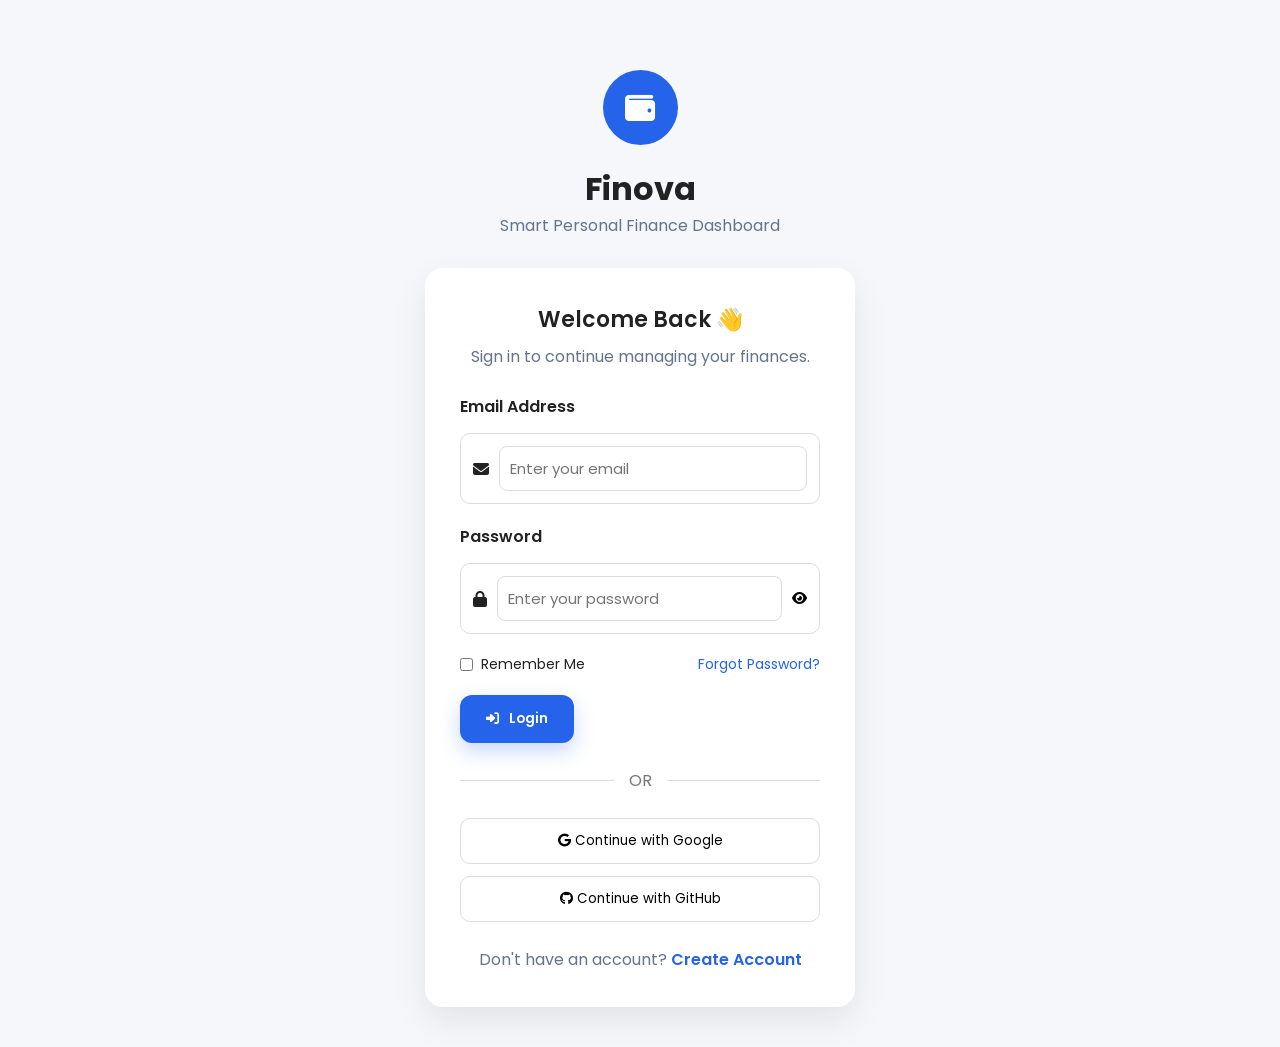
<file: index.html>
<!DOCTYPE html>
<html lang="en">

<head>

    <meta charset="UTF-8">
    <meta name="viewport"
          content="width=device-width, initial-scale=1.0">

    <title>Finova | Smart Personal Finance Dashboard</title>

    <!-- Font Awesome -->

    <link rel="stylesheet"
          href="https://cdnjs.cloudflare.com/ajax/libs/font-awesome/6.6.0/css/all.min.css">

    <!-- Main CSS -->

    <link rel="stylesheet"
          href="style.css">

</head>

<body>

    <!-- ==========================================================
                            LOGIN PAGE
    =========================================================== -->

    <main class="login-page">

        <section class="login-container">

            <!-- Logo -->

            <div class="login-logo">

                <div class="logo-icon">
                    <i class="fa-solid fa-wallet"></i>
                </div>

                <h1>Finova</h1>

                <p>
                    Smart Personal Finance Dashboard
                </p>

            </div>

            <!-- Login Card -->

            <div class="login-card">

                <div class="login-header">

                    <h2>Welcome Back 👋</h2>

                    <p>
                        Sign in to continue managing your finances.
                    </p>

                </div>

                <!-- Login Form -->

                <form id="loginForm">

                    <!-- Email -->

                    <div class="form-group">

                        <label for="email">

                            Email Address

                        </label>

                        <div class="input-box">

                            <i class="fa-solid fa-envelope"></i>

                            <input
                                type="email"
                                id="email"
                                placeholder="Enter your email"
                                required>

                        </div>

                    </div>

                    <!-- Password -->

                    <div class="form-group">

                        <label for="password">

                            Password

                        </label>

                        <div class="input-box">

                            <i class="fa-solid fa-lock"></i>

                            <input
                                type="password"
                                id="password"
                                placeholder="Enter your password"
                                required>

                            <button
                                type="button"
                                id="togglePassword"
                                class="password-toggle">

                                <i class="fa-solid fa-eye"></i>

                            </button>

                        </div>

                    </div>

                    <!-- Remember -->

                    <div class="login-options">

                        <label class="remember-me">

                            <input
                                type="checkbox"
                                id="rememberUser">

                            <span>

                                Remember Me

                            </span>

                        </label>

                        <a href="#"
                           id="forgotPassword"
                           class="forgot-password">
                            Forgot Password?
                        </a>

                    </div>

                    <!-- Login Button -->

                    <button
                        type="submit"
                        id="loginButton"
                        class="primary-btn">

                        <i class="fa-solid fa-right-to-bracket"></i>

                        Login

                    </button>

                </form>

                <!-- Divider -->

                <div class="divider">

                    <span>

                        OR

                    </span>

                </div>

                <!-- Social Login -->

                <div class="social-login">

                    <button class="google-login">

                        <i class="fa-brands fa-google"></i>

                        Continue with Google

                    </button>

                    <button class="github-login">

                        <i class="fa-brands fa-github"></i>

                        Continue with GitHub

                    </button>

                </div>

                <!-- Footer -->

                <div class="login-footer">

                    <p>

                        Don't have an account?

                    <a href="#"
                       id="createAccount">
                        Create Account
                    </a>

                    </p>

                </div>

            </div>

        </section>
            </main>

    
            <!-- ==========================================
        CREATE ACCOUNT MODAL
========================================== -->

<div class="modal-overlay" id="registerModal">

    <div class="modal-card">

        <h2>Create Account</h2>

        <form id="registerForm">

            <input
                type="text"
                id="registerName"
                placeholder="Full Name"
                required>

            <input
                type="email"
                id="registerEmail"
                placeholder="Email"
                required>

            <input
                type="password"
                id="registerPassword"
                placeholder="Password"
                required>

            <input
                type="password"
                id="registerConfirmPassword"
                placeholder="Confirm Password"
                required>

            <button type="submit">
                Create Account
            </button>

            <button
                type="button"
                id="closeRegister">
                Cancel
            </button>

        </form>

    </div>

</div>
<div class="modal-overlay" id="forgotModal">

    <div class="modal-card">

        <h2>Forgot Password</h2>

        <form id="forgotForm">

            <input
                type="email"
                id="forgotEmail"
                placeholder="Enter your email"
                required>

            <button type="submit">
                Reset Password
            </button>

            <button
                type="button"
                id="closeForgot">
                Cancel
            </button>

        </form>

    </div>

</div>
    <!-- ==========================================
                JAVASCRIPT FILES
    =========================================== -->

<script src="scripts/auth.js"></script>


</body>

</html>
</file>
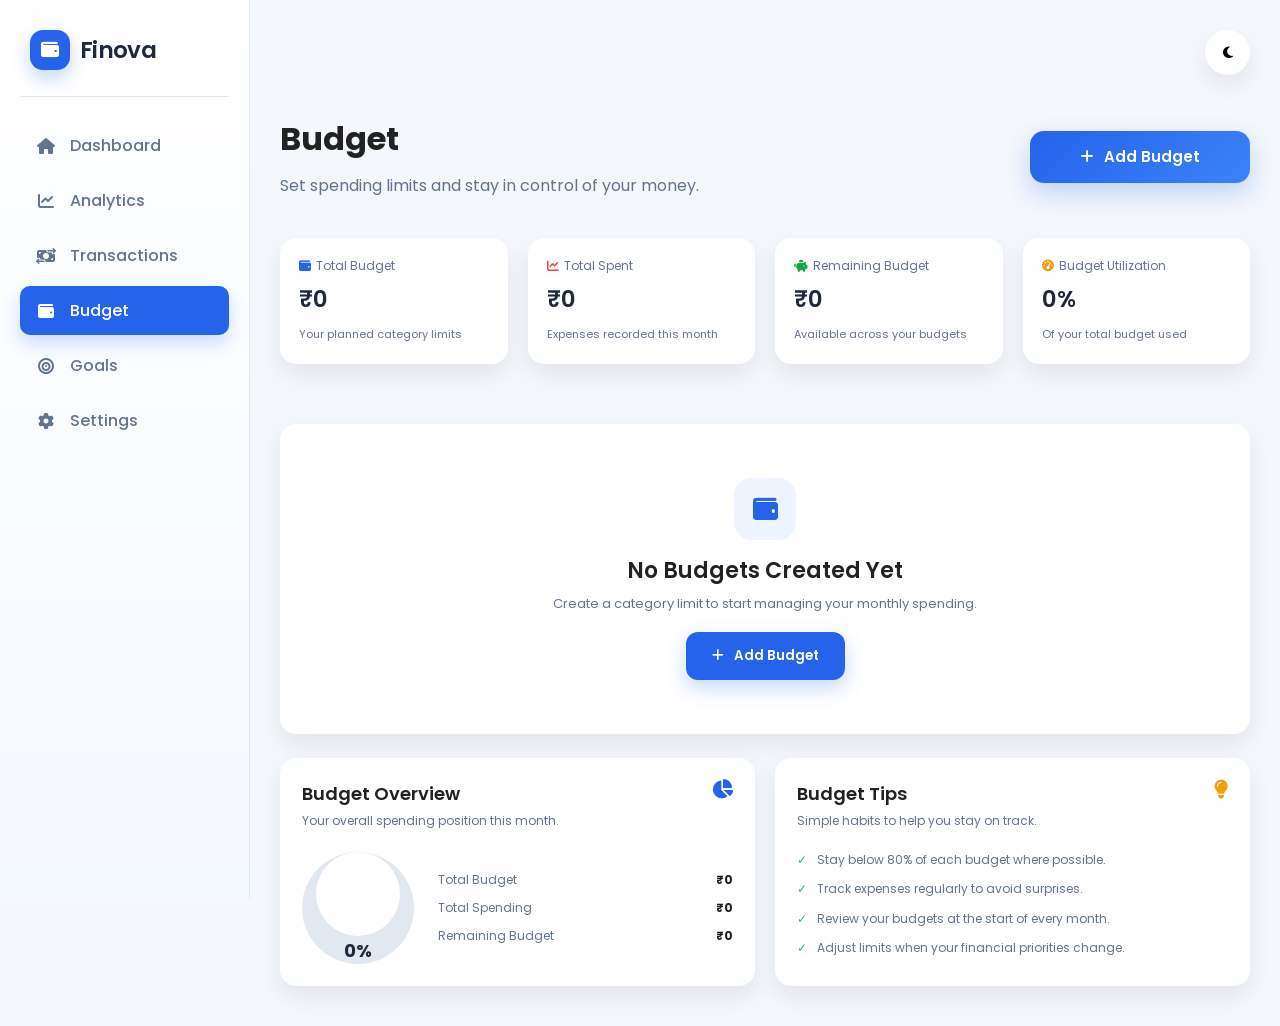
<file: pages/budget.html>
<!DOCTYPE html>
<html lang="en">
<head>
    <meta charset="UTF-8">
    <meta name="viewport" content="width=device-width, initial-scale=1.0">
    <title>Budget | Finova</title>
    <link rel="stylesheet" href="https://cdnjs.cloudflare.com/ajax/libs/font-awesome/6.6.0/css/all.min.css">
    <link rel="stylesheet" href="../style.css">
    <link rel="stylesheet" href="../styles/budget.css">
</head>
<body>
<div class="dashboard-container">
    <aside class="sidebar"><div class="logo"><i class="fa-solid fa-wallet"></i><h2>Finova</h2></div><ul class="menu"><li><a href="dashboard.html"><i class="fa-solid fa-house"></i><span>Dashboard</span></a></li><li><a href="analytics.html"><i class="fa-solid fa-chart-line"></i><span>Analytics</span></a></li><li><a href="transactions.html"><i class="fa-solid fa-money-bill-transfer"></i><span>Transactions</span></a></li><li class="active"><a href="budget.html"><i class="fa-solid fa-wallet"></i><span>Budget</span></a></li><li><a href="goals.html"><i class="fa-solid fa-bullseye"></i><span>Goals</span></a></li><li><a href="settings.html"><i class="fa-solid fa-gear"></i><span>Settings</span></a></li></ul></aside>
    <main class="main-content budget-page">
        <header class="navbar"><div></div><div class="nav-right"><button id="themeToggle" class="icon-btn"><i id="themeIcon" class="fa-solid fa-moon"></i></button></div></header>
        <section class="dashboard-header"><div><h1>Budget</h1><p>Set spending limits and stay in control of your money.</p></div><button id="openBudgetModal" class="primary-btn"><i class="fa-solid fa-plus"></i>Add Budget</button></section>
        <section id="budgetSummary" class="budget-summary"></section>
        <section id="budgetList" class="budget-list"></section>
        <section class="budget-lower-grid"><article id="budgetOverview" class="budget-overview"></article><article class="budget-tips"><div class="budget-section-heading"><div><h2>Budget Tips</h2><p>Simple habits to help you stay on track.</p></div><i class="fa-solid fa-lightbulb"></i></div><ul><li>Stay below 80% of each budget where possible.</li><li>Track expenses regularly to avoid surprises.</li><li>Review your budgets at the start of every month.</li><li>Adjust limits when your financial priorities change.</li></ul></article></section>
    </main>
</div>
<div id="budgetModal" class="modal hidden"><div class="modal-content small-modal"><div class="modal-header"><h2 id="budgetModalTitle">Add Budget</h2><button id="closeBudgetModal" type="button"><i class="fa-solid fa-xmark"></i></button></div><form id="budgetForm"><input id="editingBudgetCategory" type="hidden"><label class="form-group"><span>Category</span><select id="budgetCategory"></select></label><label class="form-group"><span>Budget Limit</span><input id="budgetLimit" type="number" min="1" required></label><label class="form-group"><span>Month <em>(Optional)</em></span><input id="budgetMonth" type="month"></label><label class="form-group"><span>Notes <em>(Optional)</em></span><textarea id="budgetNotes" rows="3" placeholder="Add an optional note"></textarea></label><div class="modal-actions"><button id="cancelBudgetModal" type="button" class="outline-btn">Cancel</button><button type="submit" class="primary-btn">Save Budget</button></div></form></div></div>
<script src="../scripts/localStorage.js"></script><script src="../scripts/utils.js"></script><script src="../scripts/budget.js"></script>
</body>
</html>
</file>
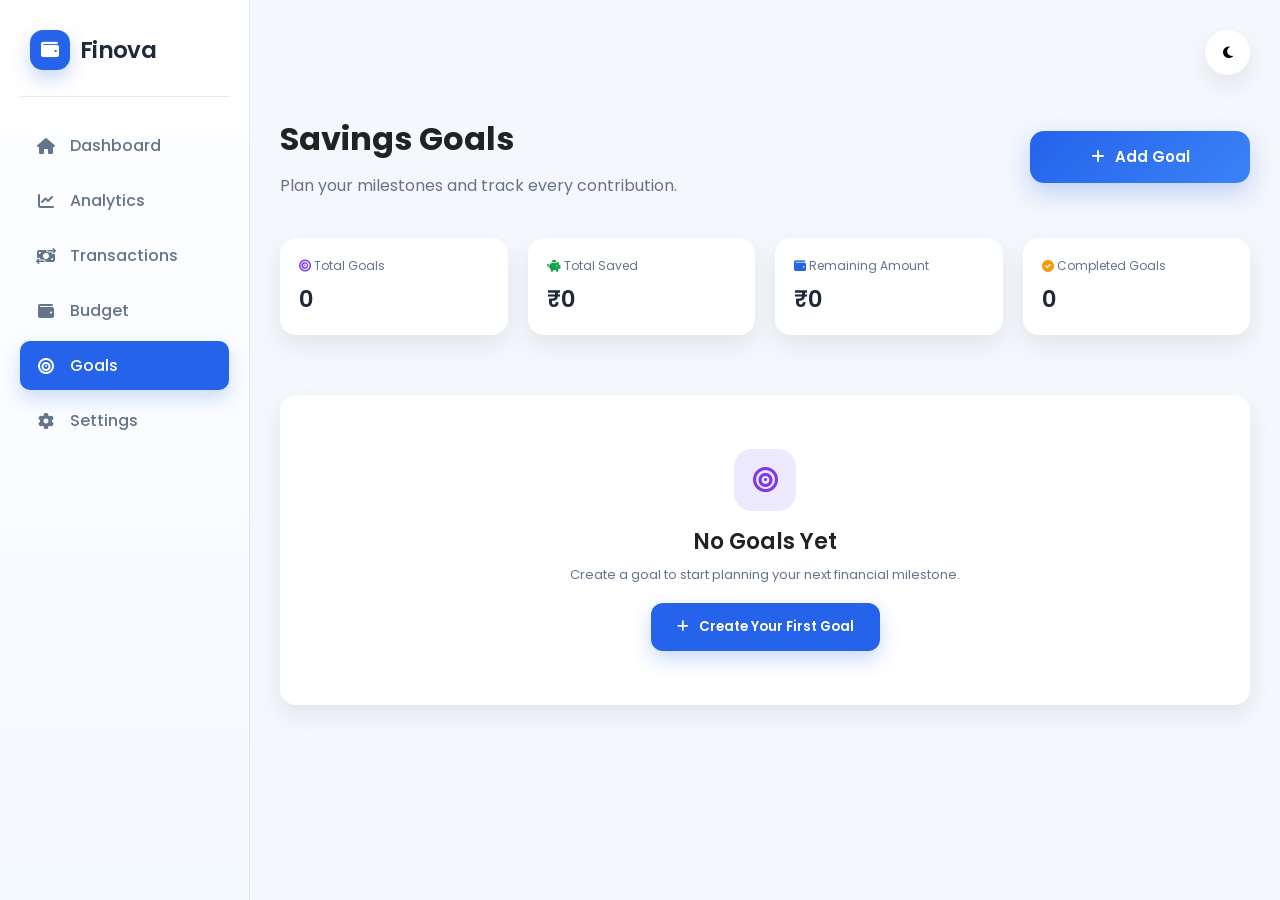
<file: pages/goals.html>
<!DOCTYPE html>
<html lang="en"><head><meta charset="UTF-8"><meta name="viewport" content="width=device-width, initial-scale=1.0"><title>Goals | Finova</title><link rel="stylesheet" href="https://cdnjs.cloudflare.com/ajax/libs/font-awesome/6.6.0/css/all.min.css"><link rel="stylesheet" href="../style.css"><link rel="stylesheet" href="../styles/goals.css"></head><body><div class="dashboard-container"><aside class="sidebar"><div class="logo"><i class="fa-solid fa-wallet"></i><h2>Finova</h2></div><ul class="menu"><li><a href="dashboard.html"><i class="fa-solid fa-house"></i><span>Dashboard</span></a></li><li><a href="analytics.html"><i class="fa-solid fa-chart-line"></i><span>Analytics</span></a></li><li><a href="transactions.html"><i class="fa-solid fa-money-bill-transfer"></i><span>Transactions</span></a></li><li><a href="budget.html"><i class="fa-solid fa-wallet"></i><span>Budget</span></a></li><li class="active"><a href="goals.html"><i class="fa-solid fa-bullseye"></i><span>Goals</span></a></li><li><a href="settings.html"><i class="fa-solid fa-gear"></i><span>Settings</span></a></li></ul></aside><main class="main-content goals-page"><header class="navbar"><div></div><div class="nav-right"><button id="themeToggle" class="icon-btn"><i id="themeIcon" class="fa-solid fa-moon"></i></button></div></header><section class="dashboard-header"><div><h1>Savings Goals</h1><p>Plan your milestones and track every contribution.</p></div><button id="openGoalModal" class="primary-btn"><i class="fa-solid fa-plus"></i>Add Goal</button></section><section id="goalsSummary" class="goals-summary"></section><section id="goalsList" class="goals-list"></section></main></div><div id="goalModal" class="modal hidden"><div class="modal-content small-modal"><div class="modal-header"><h2 id="goalModalTitle">Add Goal</h2><button id="closeGoalModal" type="button"><i class="fa-solid fa-xmark"></i></button></div><form id="goalForm"><input id="editingGoalIndex" type="hidden"><label class="form-group"><span>Goal Name</span><input id="goalTitle" required></label><label class="form-group"><span>Target Amount</span><input id="goalTarget" type="number" min="1" required></label><label class="form-group"><span>Current Savings</span><input id="goalSaved" type="number" min="0" value="0"></label><label class="form-group"><span>Deadline</span><input id="goalDeadline" type="date"></label><label class="form-group"><span>Icon <em>(Optional)</em></span><select id="goalIcon"><option value="bullseye">Target</option><option value="house">Home</option><option value="car">Car</option><option value="plane">Travel</option><option value="graduation-cap">Education</option><option value="laptop">Technology</option><option value="piggy-bank">Savings</option></select></label><div class="modal-actions"><button id="cancelGoalModal" type="button" class="outline-btn">Cancel</button><button type="submit" class="primary-btn">Save Goal</button></div></form></div></div><script src="../scripts/localStorage.js"></script><script src="../scripts/utils.js"></script><script src="../scripts/goals.js"></script></body></html>
</file>
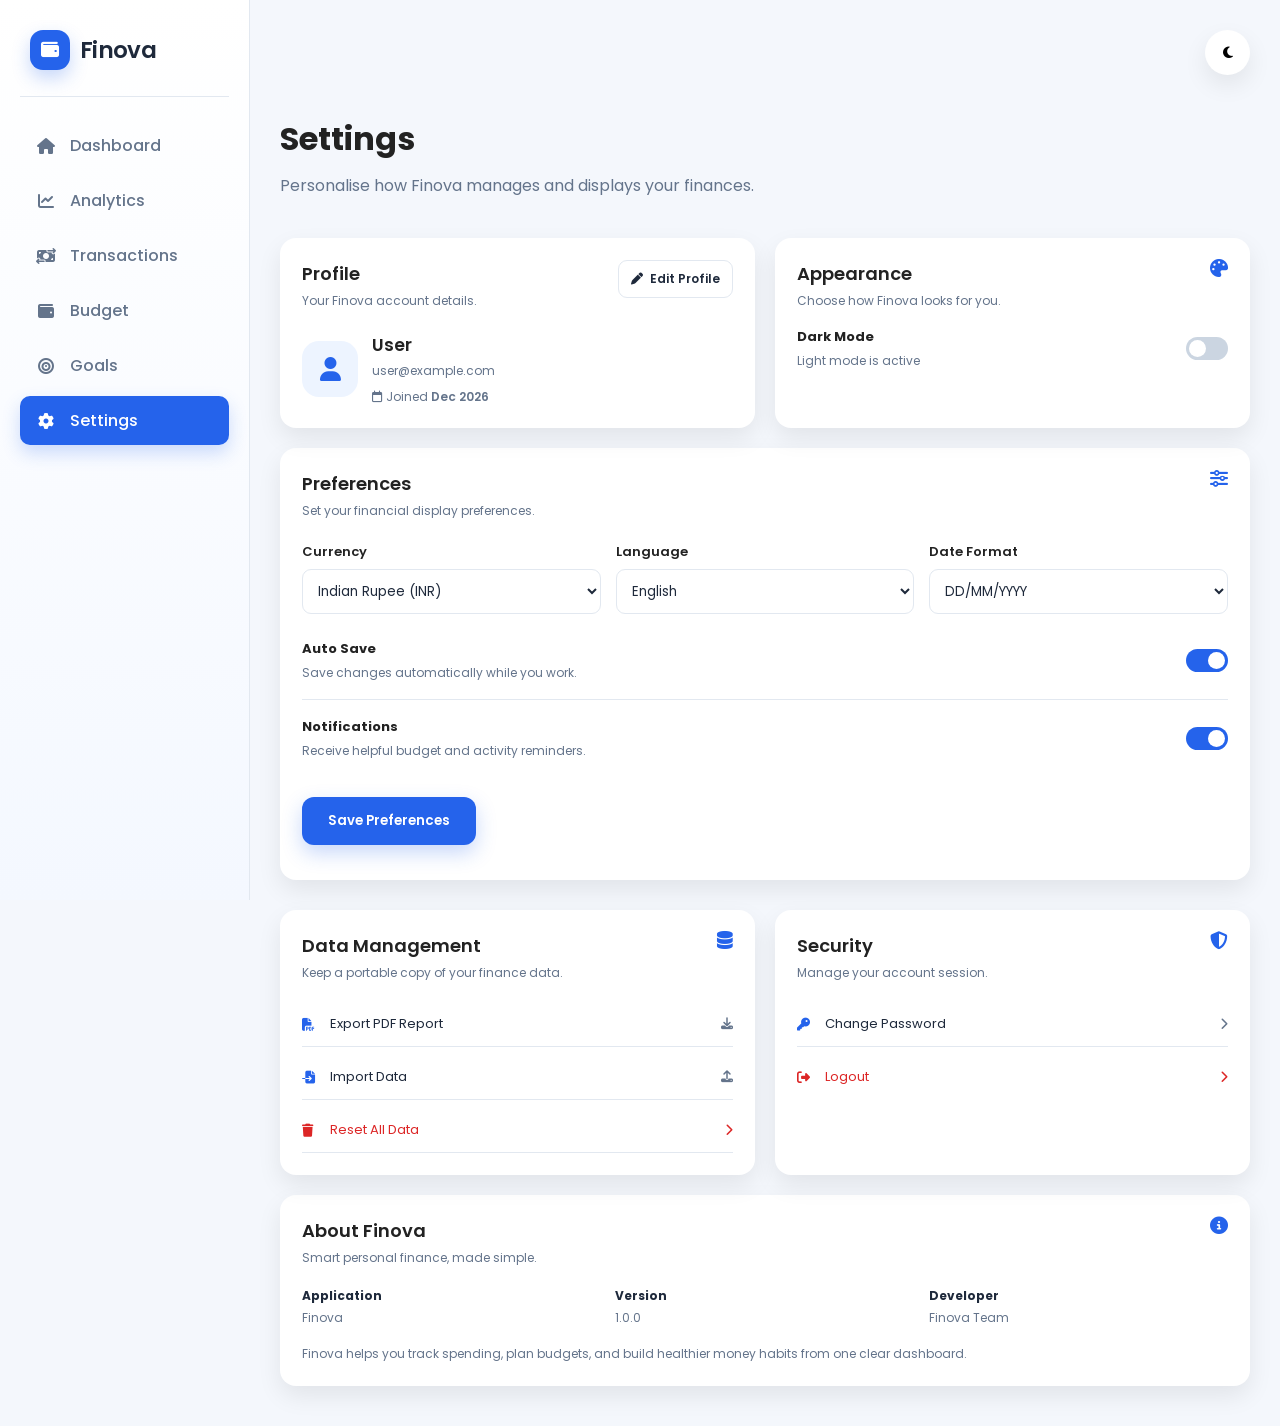
<file: pages/settings.html>
<!DOCTYPE html>
<html lang="en"><head><meta charset="UTF-8"><meta name="viewport" content="width=device-width, initial-scale=1.0"><title>Settings | Finova</title><link rel="stylesheet" href="https://cdnjs.cloudflare.com/ajax/libs/font-awesome/6.6.0/css/all.min.css"><link rel="stylesheet" href="../style.css"><link rel="stylesheet" href="../styles/settings.css"></head><body><div class="dashboard-container"><aside class="sidebar"><div class="logo"><i class="fa-solid fa-wallet"></i><h2>Finova</h2></div><ul class="menu"><li><a href="dashboard.html"><i class="fa-solid fa-house"></i><span>Dashboard</span></a></li><li><a href="analytics.html"><i class="fa-solid fa-chart-line"></i><span>Analytics</span></a></li><li><a href="transactions.html"><i class="fa-solid fa-money-bill-transfer"></i><span>Transactions</span></a></li><li><a href="budget.html"><i class="fa-solid fa-wallet"></i><span>Budget</span></a></li><li><a href="goals.html"><i class="fa-solid fa-bullseye"></i><span>Goals</span></a></li><li class="active"><a href="settings.html"><i class="fa-solid fa-gear"></i><span>Settings</span></a></li></ul></aside><main class="main-content settings-page"><header class="navbar"><div></div><div class="nav-right"><button id="themeToggle" class="icon-btn"><i id="themeIcon" class="fa-solid fa-moon"></i></button></div></header><section class="dashboard-header"><div><h1>Settings</h1><p>Personalise how Finova manages and displays your finances.</p></div></section><section class="settings-grid"><article class="settings-card profile-card"><div class="settings-card-heading"><div><h2>Profile</h2><p>Your Finova account details.</p></div><button id="editProfileButton" type="button" class="outline-btn"><i class="fa-solid fa-pen"></i>Edit Profile</button></div><div class="profile-details"><div class="profile-avatar"><i class="fa-solid fa-user"></i></div><div><h3 id="settingsProfileName">User</h3><p id="settingsProfileEmail">user@example.com</p><span><i class="fa-regular fa-calendar"></i> Joined <b id="settingsJoinedDate">Recently</b></span></div></div></article><article class="settings-card appearance-card"><div class="settings-card-heading"><div><h2>Appearance</h2><p>Choose how Finova looks for you.</p></div><i class="fa-solid fa-palette"></i></div><div class="setting-row"><div><strong>Dark Mode</strong><span id="themeStatus">Light mode is active</span></div><label class="switch"><input id="darkTheme" type="checkbox"><i></i></label></div></article></section><form id="settingsForm" class="settings-card preferences-card"><div class="settings-card-heading"><div><h2>Preferences</h2><p>Set your financial display preferences.</p></div><i class="fa-solid fa-sliders"></i></div><div class="settings-fields"><label>Currency<select id="currency"><option value="INR">Indian Rupee (INR)</option><option value="USD">US Dollar (USD)</option><option value="EUR">Euro (EUR)</option></select></label><label>Language<select id="language"><option value="en">English</option><option value="hi">Hindi</option></select></label><label>Date Format<select id="dateFormat"><option value="en-IN">DD/MM/YYYY</option><option value="en-US">MM/DD/YYYY</option><option value="en-GB">DD/MM/YYYY (UK)</option></select></label></div><div class="settings-toggles"><div class="setting-row"><div><strong>Auto Save</strong><span>Save changes automatically while you work.</span></div><label class="switch"><input id="autoSave" type="checkbox"><i></i></label></div><div class="setting-row"><div><strong>Notifications</strong><span>Receive helpful budget and activity reminders.</span></div><label class="switch"><input id="notificationsEnabled" type="checkbox"><i></i></label></div></div><button class="primary-btn">Save Preferences</button><p id="settingsMessage" class="settings-message"></p></form><section class="settings-grid"><article class="settings-card"><div class="settings-card-heading"><div><h2>Data Management</h2><p>Keep a portable copy of your finance data.</p></div><i class="fa-solid fa-database"></i></div><div class="settings-actions"><button id="exportDataButton" type="button" class="action-row"><span><i class="fa-solid fa-file-export"></i>Export Data</span><i class="fa-solid fa-download"></i></button><button id="importDataButton" type="button" class="action-row"><span><i class="fa-solid fa-file-import"></i>Import Data</span><i class="fa-solid fa-upload"></i></button><button id="resetDataButton" type="button" class="action-row danger"><span><i class="fa-solid fa-trash"></i>Reset All Data</span><i class="fa-solid fa-chevron-right"></i></button><input id="importDataInput" type="file" accept="application/json" hidden></div></article><article class="settings-card"><div class="settings-card-heading"><div><h2>Security</h2><p>Manage your account session.</p></div><i class="fa-solid fa-shield-halved"></i></div><div class="settings-actions"><button id="changePasswordButton" type="button" class="action-row"><span><i class="fa-solid fa-key"></i>Change Password</span><i class="fa-solid fa-chevron-right"></i></button><button id="logoutButton" type="button" class="action-row danger"><span><i class="fa-solid fa-right-from-bracket"></i>Logout</span><i class="fa-solid fa-chevron-right"></i></button></div></article></section><article class="settings-card about-card"><div class="settings-card-heading"><div><h2>About Finova</h2><p>Smart personal finance, made simple.</p></div><i class="fa-solid fa-circle-info"></i></div><div class="about-details"><span><b>Application</b> Finova</span><span><b>Version</b> 1.0.0</span><span><b>Developer</b> Finova Team</span><p>Finova helps you track spending, plan budgets, and build healthier money habits from one clear dashboard.</p></div></article></main></div><div id="profileModal" class="modal hidden"><div class="modal-content profile-modal-content"><div class="modal-header"><h2>Edit Profile</h2><button id="closeProfileModal" type="button"><i class="fa-solid fa-xmark"></i></button></div><form id="profileForm"><label class="form-group"><span>Full Name</span><input id="profileNameInput" required></label><label class="form-group"><span>Email Address</span><input id="profileEmailInput" type="email" required></label><div class="modal-actions"><button id="cancelProfileModal" type="button" class="outline-btn">Cancel</button><button type="submit" class="primary-btn">Save Profile</button></div></form></div></div><script src="../scripts/localStorage.js"></script><script src="../scripts/utils.js"></script><script src="../scripts/settings.js"></script></body></html>
</file>
<file: style.css>
/*=========================================================
                    FINOVA STYLE SHEET
=========================================================*/

/*======================
        GOOGLE FONT
=======================*/

@import url('https://fonts.googleapis.com/css2?family=Poppins:wght@300;400;500;600;700;800&display=swap');

/*======================
        RESET
=======================*/

*{
    margin:0;
    padding:0;
    box-sizing:border-box;
}

html{
    scroll-behavior:smooth;
}

body{
    font-family:'Poppins',sans-serif;
    background:#f4f7fc;;
    color:#222;
    min-height:100vh;
}

a{
    text-decoration:none;
    color:inherit;
}

ul{
    list-style:none;
}

button{
    border:none;
    outline:none;
    cursor:pointer;
    font-family:inherit;
}

input{
    border:none;
    outline:none;
    font-family:inherit;
}

img{
    max-width:100%;
    display:block;
}

/*======================
        VARIABLES
=======================*/

:root{

    --primary:#2563eb;
    --primary-dark:#1d4ed8;

    --success:#22c55e;
    --danger:#ef4444;
    --warning:#f59e0b;

    --bg:#f8fafc;
    --white:#ffffff;

    --text:#1e293b;
    --text-light:#64748b;

    --border:#e2e8f0;

    --radius:16px;

    --shadow:
    0 10px 25px rgba(0,0,0,.08);

}

/*======================
      DARK MODE
=======================*/

body.dark{

    --bg:#0f172a;

    --white:#1e293b;

    --text:#f8fafc;

    --text-light:#cbd5e1;

    --border:#334155;

}

/*======================
      COMMON LAYOUT
=======================*/

.dashboard-container{

    display:grid;

    grid-template-columns:250px 1fr;

    min-height:100vh;

}

.main-content{

    padding:30px;

}

section{

    margin-top:30px;

}

/*======================
      HEADINGS
=======================*/

h1{

    font-size:32px;

    font-weight:700;

}

h2{

    font-size:22px;

    font-weight:600;

}

h3{

    font-size:18px;

    font-weight:600;

}

p{

    color:var(--text-light);

}

/*======================
      REUSABLE CARD
=======================*/

.card{

    background:var(--white);

    border-radius:var(--radius);

    padding:20px;

    box-shadow:0 15px 35px rgba(0,0,0,.08);

}

.card-header{

    display:flex;

    justify-content:space-between;

    align-items:center;

    margin-bottom:20px;

}

.card-header button{

    background:var(--primary);

    color:white;

    padding:8px 18px;

    border-radius:8px;

    transition:.3s;

}

.card-header button:hover{

    background:var(--primary-dark);

}

/*======================
      BUTTON
=======================*/

.primary-btn{

    display:inline-flex;

    align-items:center;

    justify-content:center;

    gap:8px;

    padding:12px 25px;

}

.primary-btn:hover{

    background:var(--primary-dark);

}

/*======================
      UTILITIES
=======================*/

.text-center{

    text-align:center;

}

.mt-20{

    margin-top:20px;

}

.mt-30{

    margin-top:30px;

}

.flex{

    display:flex;

}

.align-center{

    align-items:center;

}

.justify-between{

    justify-content:space-between;

}

.gap-20{

    gap:20px;

}
/*=========================================================
                    SIDEBAR
=========================================================*/

.sidebar{
    background: var(--white);
    padding: 40px;
    border-right: 1px solid var(--border);

    display: flex;
    flex-direction: column;

    justify-content: flex-start;   /* <-- Change this */

    position: sticky;
    top: 0;
    height: 100vh;
}

.menu{
    margin-top: 10px;
}

.active a{
    background: #2563eb;
    color: white !important;
    border-radius: 14px;
}

.active a i{
    color: white !important;
}

.logo{

    display:flex;

    align-items:center;

    gap:12px;

    margin-bottom:40px;

}

.logo i{

    font-size:28px;

    color:var(--primary);

}

.logo h2{

    font-size:26px;

    color:var(--primary);

}

.sidebar ul{

    display:flex;

    flex-direction:column;

    gap:10px;

}

.sidebar ul li a{

    display:flex;

    align-items:center;

    gap:15px;

    padding:14px 18px;

    border-radius:12px;

    color:var(--text-light);

    transition:.3s;

    font-weight:500;

}

.sidebar ul li a:hover{

    background:#edf4ff;

    color:var(--primary);

}

.sidebar ul li a.active{

    background:var(--primary);

    color:#fff;

}

.sidebar ul li a i{

    width:22px;

    text-align:center;

}

/*=========================================================
                    NAVBAR
=========================================================*/

.navbar{

    display:flex;

    justify-content:space-between;

    align-items:center;

    margin-bottom:35px;

}

.search-box{

    width:340px;

    background:var(--white);

    display:flex;

    align-items:center;

    gap:12px;

    padding:12px 18px;

    border-radius:12px;

    box-shadow:var(--shadow);

}

.search-box i{

    color:gray;

}

.search-box input{

    flex:1;

    background:transparent;

    font-size:15px;

}

.nav-right{

    display:flex;

    align-items:center;

    gap:18px;

}

.icon-btn{

    width:45px;

    height:45px;

    border-radius:50%;

    background:var(--white);

    display:flex;

    align-items:center;

    justify-content:center;

    box-shadow:var(--shadow);

    transition:.3s;

}

.icon-btn:hover{

    color:var(--primary);

    transform:translateY(-2px);

}

.profile{

    display:flex;

    align-items:center;

    gap:12px;

    background:var(--white);

    padding:8px 15px;

    border-radius:12px;

    box-shadow:var(--shadow);

}

.profile i{

    font-size:42px;

    color:var(--primary);

}

.profile h4{

    font-size:15px;

}

.profile p{

    font-size:12px;

}

/*=========================================================
                DASHBOARD HEADER
=========================================================*/

.dashboard-header{

    display:flex;

    justify-content:space-between;

    align-items:center;

    margin:40px 0;

}

.dashboard-header div{

    flex:1;

}
.dashboard-header p{

    margin-top:10px;

    color:var(--text-light);

}
.dashboard-header .primary-btn{

    display:flex;
    align-items:center;
    justify-content:center;
    gap:10px;

    min-width:220px;
    height:52px;

    padding:0 28px;

    background:linear-gradient(135deg,#2563eb,#3b82f6);
    color:#fff;

    border-radius:14px;

    font-weight:600;
    font-size:15px;

    box-shadow:0 10px 25px rgba(37,99,235,.25);

    transition:.3s;
}

.dashboard-header .primary-btn:hover{

    transform:translateY(-3px);

    box-shadow:0 18px 35px rgba(37,99,235,.35);

}

/*=========================================================
                SUMMARY CARDS
=========================================================*/

.summary-cards{

    display:grid;

    grid-template-columns:repeat(4,1fr);

    gap:20px;

}

.summary-card{

    background:var(--white);

    border-radius:16px;

    padding:25px;

    box-shadow:var(--shadow);

    transition:.3s;

    position:relative;

    overflow:hidden;

}

.summary-card:hover{

    transform:translateY(-6px);

}

.summary-card::before{

    content:"";

    position:absolute;

    top:0;

    left:0;

    width:6px;

    height:100%;

    background:var(--primary);

}

.summary-card i{

    font-size:28px;

    color:var(--primary);

    margin-bottom:18px;

}

.summary-card h3{

    margin-bottom:10px;

    color:var(--text-light);

    font-size:15px;

}

.summary-card h2{

    margin-bottom:10px;

    font-size:28px;

}

.summary-card span{

    color:var(--success);

    font-size:14px;

    font-weight:600;

}

.summary-card .icon{

    width:60px;
    height:60px;

    border-radius:50%;

    display:flex;

    justify-content:center;

    align-items:center;

    margin-bottom:18px;

}

.income{

    background:#dcfce7;

    color:#16a34a;

}

.expense{

    background:#fee2e2;

    color:#dc2626;

}

.saving{

    background:#dbeafe;

    color:#2563eb;

}

.budget{

    background:#fef3c7;

    color:#d97706;

}

.summary-card .icon i{

    font-size:24px;

}

/* Different colors */

.summary-card:nth-child(2)::before{

    background:#ef4444;

}

.summary-card:nth-child(3)::before{

    background:#22c55e;

}

.summary-card:nth-child(4)::before{

    background:#f59e0b;

}
/*=========================================================
                    CHARTS
=========================================================*/

.charts-grid{

    display:grid;

    grid-template-columns:repeat(2,1fr);

    gap:20px;

    margin-top:30px;

}

.chart-card{

    background:color-mix(in srgb,var(--white) 78%,transparent);

    padding:20px;

    border-radius:16px;

    box-shadow:var(--shadow);

    position:relative;
    overflow:hidden;
    border:1px solid color-mix(in srgb,#fff 42%,var(--border));
    backdrop-filter:blur(16px);
    -webkit-backdrop-filter:blur(16px);
    transition:transform .25s ease,box-shadow .25s ease,border-color .25s ease;

}

.chart-card::before{
    position:absolute;
    top:0;
    left:20px;
    right:20px;
    height:3px;
    border-radius:0 0 6px 6px;
    background:linear-gradient(90deg,rgba(37,99,235,.8),rgba(96,165,250,.45),transparent);
    content:"";
}

.chart-card:hover{
    transform:translateY(-4px);
    border-color:color-mix(in srgb,var(--primary) 35%,var(--border));
    box-shadow:0 18px 36px rgba(15,23,42,.12),inset 0 1px 0 rgba(255,255,255,.5);

}

.card-header{

    display:flex;

    justify-content:space-between;

    align-items:center;

    margin-bottom:20px;

}

.card-header button{

    background:var(--primary);

    color:#fff;

    padding:8px 14px;

    border-radius:8px;

    cursor:pointer;

}

.card-header a{

    color:var(--primary);

    font-weight:600;

}

/* Compact amount indicators keep transaction rows calm and readable. */
.dashboard-amount-cell{
    background:transparent!important;
}

.dashboard-amount-pill{
    display:inline-flex;
    align-items:center;
    gap:6px;
    padding:6px 9px;
    border:1px solid transparent;
    border-radius:8px;
    font-size:13px;
    font-weight:700;
    line-height:1;
    white-space:nowrap;
}

.dashboard-amount-pill i{
    font-size:11px;
}

.dashboard-amount-pill.income{
    background:#ecfdf3;
    border-color:#bbf7d0;
    color:#15803d;
}

.dashboard-amount-pill.expense{
    background:#fff5f5;
    border-color:#fecaca;
    color:#dc2626;
}

body.dark .dashboard-amount-pill.income{
    background:#153a2a;
    border-color:#246b45;
    color:#86efac;
}

body.dark .dashboard-amount-pill.expense{
    background:#431f27;
    border-color:#7f2937;
    color:#fca5a5;
}

.transaction-card-actions{
    display:flex;
    align-items:center;
    gap:14px;
}

.delete-all-btn{
    display:inline-flex;
    align-items:center;
    gap:7px;
    padding:8px 11px;
    border:1px solid #fecaca;
    border-radius:8px;
    background:#fff1f2;
    color:#dc2626;
    font-size:12px;
    font-weight:600;
    transition:.2s;
}

.delete-all-btn:hover{
    background:#fee2e2;
    transform:translateY(-1px);
}

.chart-card canvas{

    width:100% !important;

    height:285px !important;
    display:block;
    margin-top:4px;

}

.chart-card .card-header{
    position:relative;
    z-index:1;
    padding-bottom:13px;
    border-bottom:1px solid var(--border);
}

.chart-card .card-header h2{
    font-size:17px;
    letter-spacing:-.25px;
}

body.dark .chart-card{
    background:rgba(30,41,59,.66);
    border-color:rgba(148,163,184,.22);
    box-shadow:0 14px 30px rgba(0,0,0,.22),inset 0 1px 0 rgba(255,255,255,.06);
}

body.dark .chart-card:hover{
    border-color:#3b82f6;
}

/*=========================================================
                DASHBOARD BOTTOM
=========================================================*/
.dashboard-bottom{
    display:grid;
    grid-template-columns:1fr;
    gap:20px;
    margin-top:30px;
}

/*=========================================================
                TRANSACTIONS
=========================================================*/

.transactions-card{

    background:var(--white);

    padding:20px;

    border-radius:16px;

    box-shadow:var(--shadow);

}

.transactions-card table{

    width:100%;

    border-collapse:collapse;

}

.transactions-card th{

    text-align:left;

    padding:15px 10px;

    color:var(--text-light);

    border-bottom:2px solid var(--border);

    font-size:14px;

}

.transactions-card td{

    padding:16px 10px;

    border-bottom:1px solid var(--border);

    font-size:15px;

}

.transactions-card tbody tr{

    transition:.3s;

}

.transactions-card tbody tr:hover{

    background:#f8fafc;

}

/*=========================================================
                    STATUS
=========================================================*/

.completed{

    background:#dcfce7;

    color:#16a34a;

    padding:6px 12px;

    border-radius:20px;

    font-size:13px;

    font-weight:600;

}

.pending{

    background:#fef3c7;

    color:#d97706;

    padding:6px 12px;

    border-radius:20px;

    font-size:13px;

    font-weight:600;

}

/*=========================================================
                RIGHT PANEL
=========================================================*/

.right-panel{

    display:flex;

    flex-direction:column;

    gap:20px;

}

/*=========================================================
                BUDGET CARD
=========================================================*/

.budget-card{

    background:var(--white);

    padding:20px;

    border-radius:16px;

    box-shadow:var(--shadow);

}

.progress-item{

    margin:20px 0;

}

.progress-item span{

    display:block;

    margin-bottom:8px;

    font-weight:500;

}

progress{

    width:100%;

    height:12px;

    border-radius:20px;

    overflow:hidden;

}

progress::-webkit-progress-bar{

    background:#e5e7eb;

    border-radius:20px;

}

progress::-webkit-progress-value{

    background:var(--primary);

    border-radius:20px;

}

/*=========================================================
                    GOALS
=========================================================*/

.goal-card{

    background:var(--white);

    padding:20px;

    border-radius:16px;

    box-shadow:var(--shadow);

}

.goal-item{

    margin-top:22px;

}

.goal-item h4{

    margin-bottom:10px;

}

.goal-item span{

    display:block;

    margin-top:10px;

    color:var(--text-light);

    font-size:14px;

}

/*=========================================================
                    FOOTER
=========================================================*/

.dashboard-footer{

    margin-top:40px;

    text-align:center;

    color:var(--text-light);

    padding:20px;

    border-top:1px solid var(--border);

}
/*=========================================================
                RESPONSIVE DESIGN
=========================================================*/

@media (max-width:1200px){

    .summary-cards{
        grid-template-columns:repeat(2,1fr);
    }

    .charts-grid{
        grid-template-columns:1fr;
    }

    .dashboard-bottom{
        grid-template-columns:1fr;
    }

}

@media (max-width:992px){

    .dashboard-container{
        grid-template-columns:220px 1fr;
    }

    .main-content{

        padding:30px 35px;

    }

    .navbar{
        flex-direction:column;
        gap:20px;
        align-items:flex-start;
    }

    .search-box{
        width:100%;
    }

    .dashboard-header{
        flex-direction:column;
        align-items:flex-start;
        gap:20px;
    }

}

@media (max-width:768px){

    .dashboard-container{
        grid-template-columns:1fr;
    }

    .sidebar{

        position:fixed;

        left:-260px;

        top:0;

        width:250px;

        z-index:999;

        transition:.4s;

    }

    .sidebar.active{

        left:0;

    }

    .summary-cards{
        grid-template-columns:1fr;
    }

    .profile h4,
    .profile p{
        display:none;
    }

    .transactions-card{
        overflow-x:auto;
    }

    table{
        min-width:650px;
    }

}

@media (max-width:500px){

    .main-content{
        padding:15px;
    }

    h1{
        font-size:26px;
    }

    h2{
        font-size:20px;
    }

    .card,
    .chart-card,
    .transactions-card,
    .budget-card,
    .goal-card{
        padding:16px;
    }

}

/*=========================================================
                SIMPLE ANIMATIONS
=========================================================*/

@keyframes fadeUp{

    from{

        opacity:0;

        transform:translateY(20px);

    }

    to{

        opacity:1;

        transform:translateY(0);

    }

}

.summary-card,
.chart-card,
.transactions-card,
.budget-card,
.goal-card{

    animation:fadeUp .5s ease;

}

/*=========================================================
                SCROLLBAR
=========================================================*/

::-webkit-scrollbar{

    width:8px;

}

::-webkit-scrollbar-track{

    background:#e5e7eb;

}

::-webkit-scrollbar-thumb{

    background:var(--primary);

    border-radius:20px;

}

::-webkit-scrollbar-thumb:hover{

    background:var(--primary-dark);

}

/*=========================================================
                DARK MODE FIXES
=========================================================*/

body.dark .sidebar,
body.dark .navbar,
body.dark .summary-card,
body.dark .transactions-card,
body.dark .budget-card,
body.dark .goal-card,
body.dark .profile,
body.dark .search-box{

    background:var(--white);

    color:var(--text);

}

body.dark .transactions-card tbody tr:hover{

    background:#334155;

}

body.dark .icon-btn{
    background:#1d4ed8;
    color:#eff6ff;
    border:1px solid #60a5fa;
    box-shadow:0 8px 20px rgba(37,99,235,.35);
}

body.dark .icon-btn:hover{
    background:#2563eb;
    color:#fff;
}

body.dark .delete-all-btn{
    background:#451a1a;
    border-color:#991b1b;
    color:#fecaca;
}

body.dark progress::-webkit-progress-bar{

    background:#475569;

}
/*=========================================================
                    LOGIN PAGE
=========================================================*/

.login-page{

    min-height:100vh;

    display:flex;

    justify-content:center;

    align-items:center;

    background:#f5f7fb;

    padding:40px;

}

.login-container{

    width:100%;

    max-width:430px;

}

.login-logo{

    text-align:center;

    margin-bottom:30px;

}

.login-logo .logo-icon{

    width:75px;

    height:75px;

    margin:0 auto 20px;

    border-radius:50%;

    background:var(--primary);

    display:flex;

    justify-content:center;

    align-items:center;

    color:#fff;

    font-size:30px;

}

.login-card{

    background:#fff;

    padding:35px;

    border-radius:18px;

    box-shadow:0 15px 35px rgba(0,0,0,.08);

}

.login-header{

    text-align:center;

    margin-bottom:25px;

}

.login-header h2{

    margin-bottom:8px;

}

.form-group{

    margin-bottom:20px;

}

.form-group label{

    display:block;

    margin-bottom:8px;

    font-weight:600;

}

.input-box{

    display:flex;

    align-items:center;

    border:1px solid #dcdcdc;

    border-radius:10px;

    padding:12px;

    gap:10px;

}

.input-box input{

    width:100%;

    border:none;

    outline:none;

    background:transparent;

    font-size:15px;

}

.password-toggle{

    background:none;

    border:none;

    cursor:pointer;

}

.login-options{

    display:flex;

    justify-content:space-between;

    align-items:center;

    margin-bottom:20px;

    font-size:14px;

}

.remember-me{

    display:flex;

    align-items:center;

    gap:8px;

}

.forgot-password{

    color:var(--primary);

}

.primary-btn{

    display:inline-flex;

    align-items:center;

    justify-content:center;

    gap:10px;

    padding:14px 26px;

    background:var(--primary);

    color:#fff;

    border-radius:12px;

    font-weight:600;

    cursor:pointer;

    transition:.3s;

    box-shadow:0 8px 20px rgba(37,99,235,.25);

}

.primary-btn:hover{

    background:var(--primary-dark);

    transform:translateY(-3px);

}

.divider{

    display:flex;

    align-items:center;

    margin:25px 0;

}

.divider::before,
.divider::after{

    content:"";

    flex:1;

    height:1px;

    background:#ddd;

}

.divider span{

    margin:0 15px;

    color:#777;

}

.social-login{

    display:flex;

    flex-direction:column;

    gap:12px;

}

.social-login button{

    padding:12px;

    border:1px solid #ddd;

    border-radius:10px;

    background:#fff;

    cursor:pointer;

    transition:.3s;

}

.social-login button:hover{

    background:#f5f5f5;

}

.login-footer{

    margin-top:25px;

    text-align:center;

}

.login-footer a{

    color:var(--primary);

    font-weight:600;

}

/* ===========================
   Transaction Modal
=========================== */

.modal{
    position:fixed;
    inset:0;
    background:rgba(0,0,0,.45);

    display:flex;
    justify-content:center;
    align-items:center;

    z-index:9999;
}

.hidden{
    display:none;
}

.modal-content{

    background:#fff;

    width:420px;

    max-width:90%;

    border-radius:16px;

    padding:24px;

    display:flex;
    flex-direction:column;

    gap:18px;
}

.modal-header{

    display:flex;

    justify-content:space-between;

    align-items:center;
}

.modal-header button{

    border:none;

    background:none;

    font-size:22px;

    cursor:pointer;
}

.form-group{

    display:flex;

    flex-direction:column;

    gap:6px;
}

.form-group input,
.form-group select{

    padding:10px;

    border:1px solid #ddd;

    border-radius:8px;
}
/* ===========================
      DARK MODE IMPROVEMENTS
=========================== */

body.dark{

    background:#0f172a;
    color:#f8fafc;

}

body.dark .modal-content{

    background:#1e293b;
    color:white;

}

body.dark .modal-header{

    background:#172554;
    border-color:#334155;

}

body.dark input,
body.dark select{

    background:#334155;
    color:white;
    border-color:#475569;

}

body.dark table{

    color:white;

}

body.dark th{

    color:#cbd5e1;

}

body.dark td{

    border-color:#334155;

}

body.dark tbody tr:hover{

    background:#273549;

}

body.dark .summary-card h3,
body.dark p{

    color:#cbd5e1;

}

body.dark .modal-header button{

    background:#334155;
    color:white;

}

body.dark .modal-header button:hover{

    background:#2563eb;

}
/* ===========================
      Profile Dropdown
=========================== */

.profile-wrapper{

    position:relative;

}

.profile{

    cursor:pointer;

}

.profile .fa-chevron-down{

    font-size:18px;

    color:#2563eb;

    transition:.3s;

    margin-left:12px;

}

.profile.active .fa-chevron-down{

    transform:rotate(180deg);

}

.profile-menu{

    position:absolute;

    top:110%;

    right:0;

    width:230px;

    background:var(--white);

    border-radius:14px;

    box-shadow:0 18px 40px rgba(0,0,0,.15);

    overflow:hidden;

    z-index:999;

}

.profile-menu button{

    width:100%;

    display:flex;

    align-items:center;

    gap:12px;

    padding:14px 18px;

    background:none;

    color:var(--text);

    transition:.25s;

}

.profile-menu button:hover{

    background:#edf4ff;

    color:var(--primary);

}

body.dark .profile-menu{

    background:#1e293b;

}

body.dark .profile-menu button{

    color:#fff;

}

body.dark .profile-menu button:hover{

    background:#334155;

}

/* ===========================
      Notifications
=========================== */

.notification-wrapper{

    position:relative;

}

#notificationBadge{

    position:absolute;

    top:-6px;

    right:-6px;

    width:18px;

    height:18px;

    background:#ef4444;

    color:#fff;

    border-radius:50%;

    display:flex;

    align-items:center;

    justify-content:center;

    font-size:10px;

    font-weight:600;

}

.notification-panel{

    position:absolute;

    top:120%;

    right:0;

    width:340px;

    background:white;

    border-radius:16px;

    overflow:hidden;

    box-shadow:0 20px 45px rgba(0,0,0,.18);

    z-index:999;

}

.notification-header{

    display:flex;

    justify-content:space-between;

    align-items:center;

    padding:18px;

    border-bottom:1px solid #eee;

}

.notification-item{

    padding:16px 18px;

    border-bottom:1px solid #f3f4f6;

}

.notification-item:hover{

    background:#f8fafc;

}

.notification-item h4{

    font-size:15px;

    margin-bottom:4px;

}

.notification-item p{

    font-size:13px;

    color:#64748b;

}

.edit-btn,
.delete-btn{

    border:none;
    background:none;
    cursor:pointer;
    font-size:18px;
    margin-right:10px;
    transition:.2s;

}

.edit-btn:hover{

    transform:scale(1.2);

}

.delete-btn:hover{

    transform:scale(1.2);

}

/* ==========================================================
                    AUTH MODALS
========================================================== */

.modal-overlay {
    position: fixed;
    inset: 0;
    background: rgba(0, 0, 0, 0.55);
    display: none;
    justify-content: center;
    align-items: center;
    z-index: 9999;
    backdrop-filter: blur(8px);
}

.modal-overlay.active {
    display: flex;
}

.modal-card {
    width: 420px;
    max-width: 92%;
    background: var(--card-bg, #ffffff);
    border-radius: 20px;
    padding: 30px;
    box-shadow: 0 20px 50px rgba(0, 0, 0, 0.25);
    animation: modalPop .25s ease;
}

.modal-card h2 {
    text-align: center;
    margin-bottom: 24px;
}

.modal-card form {
    display: flex;
    flex-direction: column;
    gap: 16px;
}

.modal-card input {
    width: 100%;
    padding: 14px 16px;
    border-radius: 10px;
    border: 1px solid #dcdcdc;
    outline: none;
    font-size: 15px;
}

.modal-card input:focus {
    border-color: #4f46e5;
}

.modal-card button {
    padding: 14px;
    border: none;
    border-radius: 10px;
    cursor: pointer;
    font-weight: 600;
}

.modal-card button[type="submit"] {
    background: #4f46e5;
    color: white;
}

.modal-card button[type="button"] {
    background: #ececec;
    color: #333;
}

@keyframes modalPop {

    from {
        opacity: 0;
        transform: scale(.9);
    }

    to {
        opacity: 1;
        transform: scale(1);
    }

}

/*=========================================================
                    END
=========================================================*/


/* FINOVA SIDEBAR REFINEMENT */
.sidebar{background:linear-gradient(180deg,var(--white) 0%,#f4f8ff 100%);padding:30px 20px}
.menu{margin-top:4px}.logo{gap:10px;padding:0 10px 26px;margin-bottom:20px;border-bottom:1px solid var(--border)}
.logo i{display:grid;place-items:center;width:40px;height:40px;border-radius:13px;background:var(--primary);color:#fff;font-size:18px;box-shadow:0 8px 18px rgba(37,99,235,.25)}
.logo h2{font-size:23px;letter-spacing:-.7px;color:var(--text)}.sidebar ul{gap:6px}
.sidebar ul li a{gap:12px;padding:12px 14px;border-radius:10px;transition:background .2s ease,color .2s ease,transform .2s ease}
.sidebar ul li a:hover{background:#edf4ff;color:var(--primary);transform:translateX(3px)}
.sidebar ul li a i{display:grid;place-items:center;width:24px;height:24px}.sidebar ul li.active a{box-shadow:0 8px 18px rgba(37,99,235,.22)}
body.dark .sidebar{background:linear-gradient(180deg,#1e293b 0%,#172033 100%)}body.dark .sidebar ul li a:hover{background:#263b61}
@media(max-width:760px){.sidebar{padding:15px 12px;position:static;height:auto}.logo{padding:0 6px 15px;margin-bottom:12px}.sidebar ul{flex-direction:row;overflow-x:auto;padding-bottom:3px}.sidebar ul li{flex:0 0 auto}.sidebar ul li a{padding:10px 12px}.sidebar ul li a span{font-size:12px}}
</file>
<file: styles/budget.css>
.budget-page{padding-bottom:40px}.budget-summary{display:grid;grid-template-columns:repeat(4,minmax(0,1fr));gap:20px;margin-bottom:24px}.budget-card,.budget-item,.budget-overview,.budget-tips{border-radius:16px;background:var(--white);box-shadow:var(--shadow)}.budget-card{padding:19px}.budget-card p{color:var(--text-light);font-size:12px}.budget-card p i{margin-right:5px}.budget-card h2{margin:7px 0 4px;color:var(--text);font-size:23px}.budget-card span{color:var(--text-light);font-size:11px}.budget-list{display:grid;grid-template-columns:repeat(2,minmax(0,1fr));gap:20px}.budget-item{padding:22px;transition:transform .25s,box-shadow .25s}.budget-item:hover{transform:translateY(-5px);box-shadow:0 16px 34px rgba(15,23,42,.12)}.budget-item-head{display:flex;justify-content:space-between;gap:14px}.budget-category{display:flex;align-items:center;gap:12px}.budget-category-icon{display:grid;place-items:center;width:42px;height:42px;border-radius:12px;background:color-mix(in srgb,var(--category-color) 13%,transparent);color:var(--category-color);font-size:17px}.budget-item h3{margin:0 0 4px;font-size:17px}.budget-item p{color:var(--text-light);font-size:12px}.budget-status{display:inline-flex;padding:6px 9px;border-radius:20px;font-size:10px;font-weight:700;white-space:nowrap}.budget-status.safe{background:#dcfce7;color:#16a34a}.budget-status.warning{background:#fef3c7;color:#b45309}.budget-status.exceeded{background:#fee2e2;color:#dc2626}.budget-progress-meta,.budget-values,.budget-actions{display:flex;justify-content:space-between;gap:12px}.budget-progress-meta{margin-top:20px;font-size:12px;font-weight:600}.budget-progress-meta span{color:var(--primary)}.budget-progress{height:9px;margin:9px 0 17px;border-radius:20px;background:#e2e8f0;overflow:hidden}.budget-progress span{display:block;height:100%;border-radius:inherit;background:#22c55e;transition:width .35s}.budget-item.warning .budget-progress span{background:#f59e0b}.budget-item.exceeded .budget-progress span{background:#ef4444}.budget-values{padding:13px 0;border-top:1px solid var(--border);border-bottom:1px solid var(--border);font-size:12px}.budget-values div{display:flex;flex-direction:column;gap:4px}.budget-values span{color:var(--text-light)}.budget-values strong{color:var(--text)}.budget-note{padding:12px 0;color:var(--text-light);font-size:12px}.budget-actions{justify-content:flex-end}.budget-actions button{padding:7px 10px;border-radius:8px;font-size:12px;font-weight:600}.edit-budget{color:var(--primary);background:#edf4ff}.delete-budget{color:#dc2626;background:#fee2e2}.budget-empty{grid-column:1/-1;padding:54px 20px;border-radius:16px;background:var(--white);box-shadow:var(--shadow);text-align:center}.budget-empty-icon{display:grid;place-items:center;width:62px;height:62px;margin:0 auto 14px;border-radius:18px;background:#edf4ff;color:var(--primary);font-size:25px}.budget-empty h2{margin-bottom:7px}.budget-empty p{margin-bottom:18px;color:var(--text-light);font-size:13px}.budget-lower-grid{display:grid;grid-template-columns:1fr 1fr;gap:20px;margin-top:24px}.budget-overview,.budget-tips{padding:22px}.budget-section-heading{display:flex;justify-content:space-between;gap:12px}.budget-section-heading h2{margin:0 0 5px;font-size:18px}.budget-section-heading p{color:var(--text-light);font-size:12px}.budget-section-heading>i{color:#f59e0b;font-size:19px}.overview-content{display:flex;align-items:center;gap:24px;margin-top:22px}.overview-ring{display:grid;place-items:center;width:112px;height:112px;flex:0 0 112px;border-radius:50%;background:conic-gradient(var(--overview-color) calc(var(--overview-percent) * 1%),#e2e8f0 0)}.overview-ring:before{width:84px;height:84px;border-radius:50%;background:var(--white);content:"";grid-area:1/1}.overview-ring strong{z-index:1;color:var(--text);font-size:18px}.overview-values{display:grid;gap:10px;width:100%;font-size:12px}.overview-values div{display:flex;justify-content:space-between;gap:10px}.overview-values span{color:var(--text-light)}.budget-tips ul{display:grid;gap:12px;margin:21px 0 0;padding:0;list-style:none}.budget-tips li{position:relative;padding-left:20px;color:var(--text-light);font-size:12px;line-height:1.45}.budget-tips li:before{position:absolute;left:0;color:#22c55e;content:"✓"}.small-modal{width:460px}.form-group{display:flex;flex-direction:column;gap:7px;margin-top:15px;font-weight:600}.form-group input,.form-group select,.form-group textarea{padding:11px;border:1px solid var(--border);border-radius:9px;background:var(--white);color:var(--text);font-family:inherit}.form-group textarea{resize:vertical}.form-group em{color:var(--text-light);font-size:11px;font-style:normal;font-weight:400}.modal-actions{display:flex;justify-content:flex-end;gap:10px;margin-top:20px}.modal-actions .outline-btn{padding:11px 16px;border:1px solid var(--border);border-radius:10px;background:var(--white);color:var(--text);font-weight:600}.modal-actions .primary-btn{min-width:auto}@media(max-width:1100px){.budget-summary{grid-template-columns:repeat(2,1fr)}}@media(max-width:800px){.budget-lower-grid{grid-template-columns:1fr}}@media(max-width:700px){.budget-summary,.budget-list{grid-template-columns:1fr}.budget-item-head{align-items:flex-start;flex-direction:column}.budget-status{align-self:flex-start}.overview-content{align-items:flex-start;flex-direction:column}.modal-actions .outline-btn,.modal-actions .primary-btn{flex:1}.small-modal{width:94%}}
</file>
<file: styles/goals.css>
.goals-page{padding-bottom:40px}.goals-summary{display:grid;grid-template-columns:repeat(4,minmax(0,1fr));gap:20px;margin-bottom:24px}.goal-summary-card,.goal-card{border-radius:16px;background:var(--white);box-shadow:var(--shadow)}.goal-summary-card{padding:19px}.goal-summary-card p{color:var(--text-light);font-size:12px}.goal-summary-card h2{margin:7px 0 0;color:var(--text);font-size:23px}.goals-list{display:grid;grid-template-columns:repeat(2,minmax(0,1fr));gap:20px}.goal-card{padding:22px;transition:transform .25s,box-shadow .25s}.goal-card:hover{transform:translateY(-5px);box-shadow:0 16px 34px rgba(15,23,42,.12)}.goal-card-head{display:flex;justify-content:space-between;gap:14px}.goal-title-wrap{display:flex;align-items:center;gap:12px;min-width:0}.goal-icon{display:grid;place-items:center;width:43px;height:43px;border-radius:12px;background:#ede9fe;color:#7c3aed;font-size:18px}.goal-card h2{margin:0 0 4px;font-size:18px}.goal-card p{color:var(--text-light);font-size:12px}.goal-status{display:inline-flex;padding:6px 9px;border-radius:20px;font-size:10px;font-weight:700;white-space:nowrap}.goal-status.completed{background:#dcfce7;color:#16a34a}.goal-status.in-progress{background:#edf4ff;color:#2563eb}.goal-status.near-deadline{background:#fef3c7;color:#b45309}.goal-progress-meta,.goal-values,.goal-details,.goal-actions{display:flex;justify-content:space-between;gap:12px}.goal-progress-meta{margin-top:20px;font-size:12px;font-weight:600}.goal-progress-meta span{color:#7c3aed}.goal-progress{height:9px;margin:9px 0 17px;border-radius:20px;background:#e2e8f0;overflow:hidden}.goal-progress span{display:block;height:100%;border-radius:inherit;background:linear-gradient(90deg,#7c3aed,#a855f7);transition:width .35s}.goal-values{padding:13px 0;border-top:1px solid var(--border);border-bottom:1px solid var(--border);font-size:12px}.goal-values div{display:flex;flex-direction:column;gap:4px}.goal-values span,.goal-details span{color:var(--text-light)}.goal-values strong,.goal-details strong{color:var(--text)}.goal-details{padding:13px 0;font-size:12px}.goal-actions{justify-content:flex-end}.goal-actions button{padding:7px 10px;border-radius:8px;background:transparent;font-size:12px;font-weight:600}.goal-actions .edit-goal{color:var(--primary);background:#edf4ff}.goal-actions .delete-goal{color:#dc2626;background:#fee2e2}.goals-empty{grid-column:1/-1;padding:54px 20px;border-radius:16px;background:var(--white);box-shadow:var(--shadow);text-align:center}.goals-empty-icon{display:grid;place-items:center;width:62px;height:62px;margin:0 auto 14px;border-radius:18px;background:#ede9fe;color:#7c3aed;font-size:25px}.goals-empty h2{margin-bottom:7px}.goals-empty p{margin-bottom:18px;color:var(--text-light);font-size:13px}.small-modal{width:460px}.form-group{display:flex;flex-direction:column;gap:7px;margin-top:15px;font-weight:600}.form-group input,.form-group select{padding:11px;border:1px solid var(--border);border-radius:9px;background:var(--white);color:var(--text);font-family:inherit}.form-group em{color:var(--text-light);font-size:11px;font-style:normal;font-weight:400}.modal-actions{display:flex;justify-content:flex-end;gap:10px;margin-top:20px}.modal-actions .outline-btn{padding:11px 16px;border:1px solid var(--border);border-radius:10px;background:var(--white);color:var(--text);font-weight:600}.modal-actions .primary-btn{min-width:auto}@media(max-width:1000px){.goals-summary{grid-template-columns:repeat(2,1fr)}}@media(max-width:700px){.goals-summary,.goals-list{grid-template-columns:1fr}.goal-card-head{align-items:flex-start;flex-direction:column}.goal-status{align-self:flex-start}.modal-actions .outline-btn,.modal-actions .primary-btn{flex:1}.small-modal{width:94%}}
</file>
<file: styles/settings.css>
.settings-page{padding-bottom:40px}.settings-grid{display:grid;grid-template-columns:repeat(2,minmax(0,1fr));gap:20px;margin-bottom:20px}.settings-card{padding:22px;border-radius:16px;background:var(--white);box-shadow:var(--shadow);transition:transform .25s,box-shadow .25s}.settings-card:hover{transform:translateY(-3px);box-shadow:0 14px 30px rgba(15,23,42,.1)}.settings-card-heading{display:flex;align-items:flex-start;justify-content:space-between;gap:14px}.settings-card-heading h2{margin:0 0 5px;font-size:18px}.settings-card-heading p,.settings-card-heading>i{color:var(--text-light);font-size:12px}.settings-card-heading>i{color:var(--primary);font-size:18px}.outline-btn{display:inline-flex;align-items:center;gap:7px;padding:9px 12px;border:1px solid var(--border);border-radius:9px;background:var(--white);color:var(--text);font-size:12px;font-weight:600}.profile-details{display:flex;align-items:center;gap:14px;margin-top:22px}.profile-avatar{display:grid;place-items:center;width:56px;height:56px;border-radius:17px;background:#edf4ff;color:var(--primary);font-size:24px}.profile-details h3{margin:0 0 4px;font-size:17px}.profile-details p,.profile-details span{display:block;color:var(--text-light);font-size:12px}.profile-details span{margin-top:8px}.profile-details b{font-weight:600}.setting-row{display:flex;align-items:center;justify-content:space-between;gap:18px;padding:17px 0;border-bottom:1px solid var(--border)}.setting-row:last-child{border-bottom:0}.setting-row div{display:flex;flex-direction:column;gap:5px}.setting-row strong{font-size:13px}.setting-row span{color:var(--text-light);font-size:12px}.switch{position:relative;flex:0 0 42px;width:42px;height:23px}.switch input{width:0;height:0;opacity:0}.switch i{position:absolute;inset:0;border-radius:20px;background:#cbd5e1;cursor:pointer;transition:.2s}.switch i:before{position:absolute;top:3px;left:3px;width:17px;height:17px;border-radius:50%;background:#fff;content:"";transition:.2s}.switch input:checked+i{background:var(--primary)}.switch input:checked+i:before{transform:translateX(19px)}.preferences-card{margin-bottom:20px}.settings-fields{display:grid;grid-template-columns:repeat(3,minmax(0,1fr));gap:15px;margin-top:22px}.settings-fields label,.form-group{display:flex;flex-direction:column;gap:7px;font-size:13px;font-weight:600}.settings-fields select,.form-group input{padding:11px;border:1px solid var(--border);border-radius:9px;background:var(--white);color:var(--text);font-family:inherit}.settings-toggles{margin:8px 0 20px}.settings-message{margin:13px 0 0;color:#16a34a;font-size:12px}.settings-actions{display:grid;gap:8px;margin-top:20px}.action-row{display:flex;align-items:center;justify-content:space-between;width:100%;padding:12px 0;border-bottom:1px solid var(--border);background:transparent;color:var(--text);font-size:13px;text-align:left}.action-row:last-child{border-bottom:0}.action-row span{display:flex;align-items:center;gap:10px}.action-row span i{width:18px;color:var(--primary)}.action-row>i{color:var(--text-light);font-size:12px}.action-row.danger{color:#dc2626}.action-row.danger span i,.action-row.danger>i{color:#dc2626}.about-card{margin-bottom:0}.about-details{display:grid;grid-template-columns:repeat(3,1fr);gap:14px;margin-top:20px;font-size:12px}.about-details span{display:flex;flex-direction:column;gap:4px;color:var(--text-light)}.about-details b{color:var(--text)}.about-details p{grid-column:1/-1;margin:4px 0 0;color:var(--text-light);line-height:1.55}.profile-modal-content{width:440px}.modal-actions{display:flex;justify-content:flex-end;gap:10px;margin-top:21px}.modal-actions .outline-btn{padding:11px 16px}.modal-actions .primary-btn{min-width:auto}@media(max-width:850px){.settings-grid{grid-template-columns:1fr}.settings-fields,.about-details{grid-template-columns:1fr}.about-details p{grid-column:auto}}@media(max-width:600px){.settings-card{padding:18px}.settings-card-heading{align-items:flex-start;flex-direction:column}.profile-details{align-items:flex-start}.modal-actions .outline-btn,.modal-actions .primary-btn{flex:1}.profile-modal-content{width:94%}}
</file>
